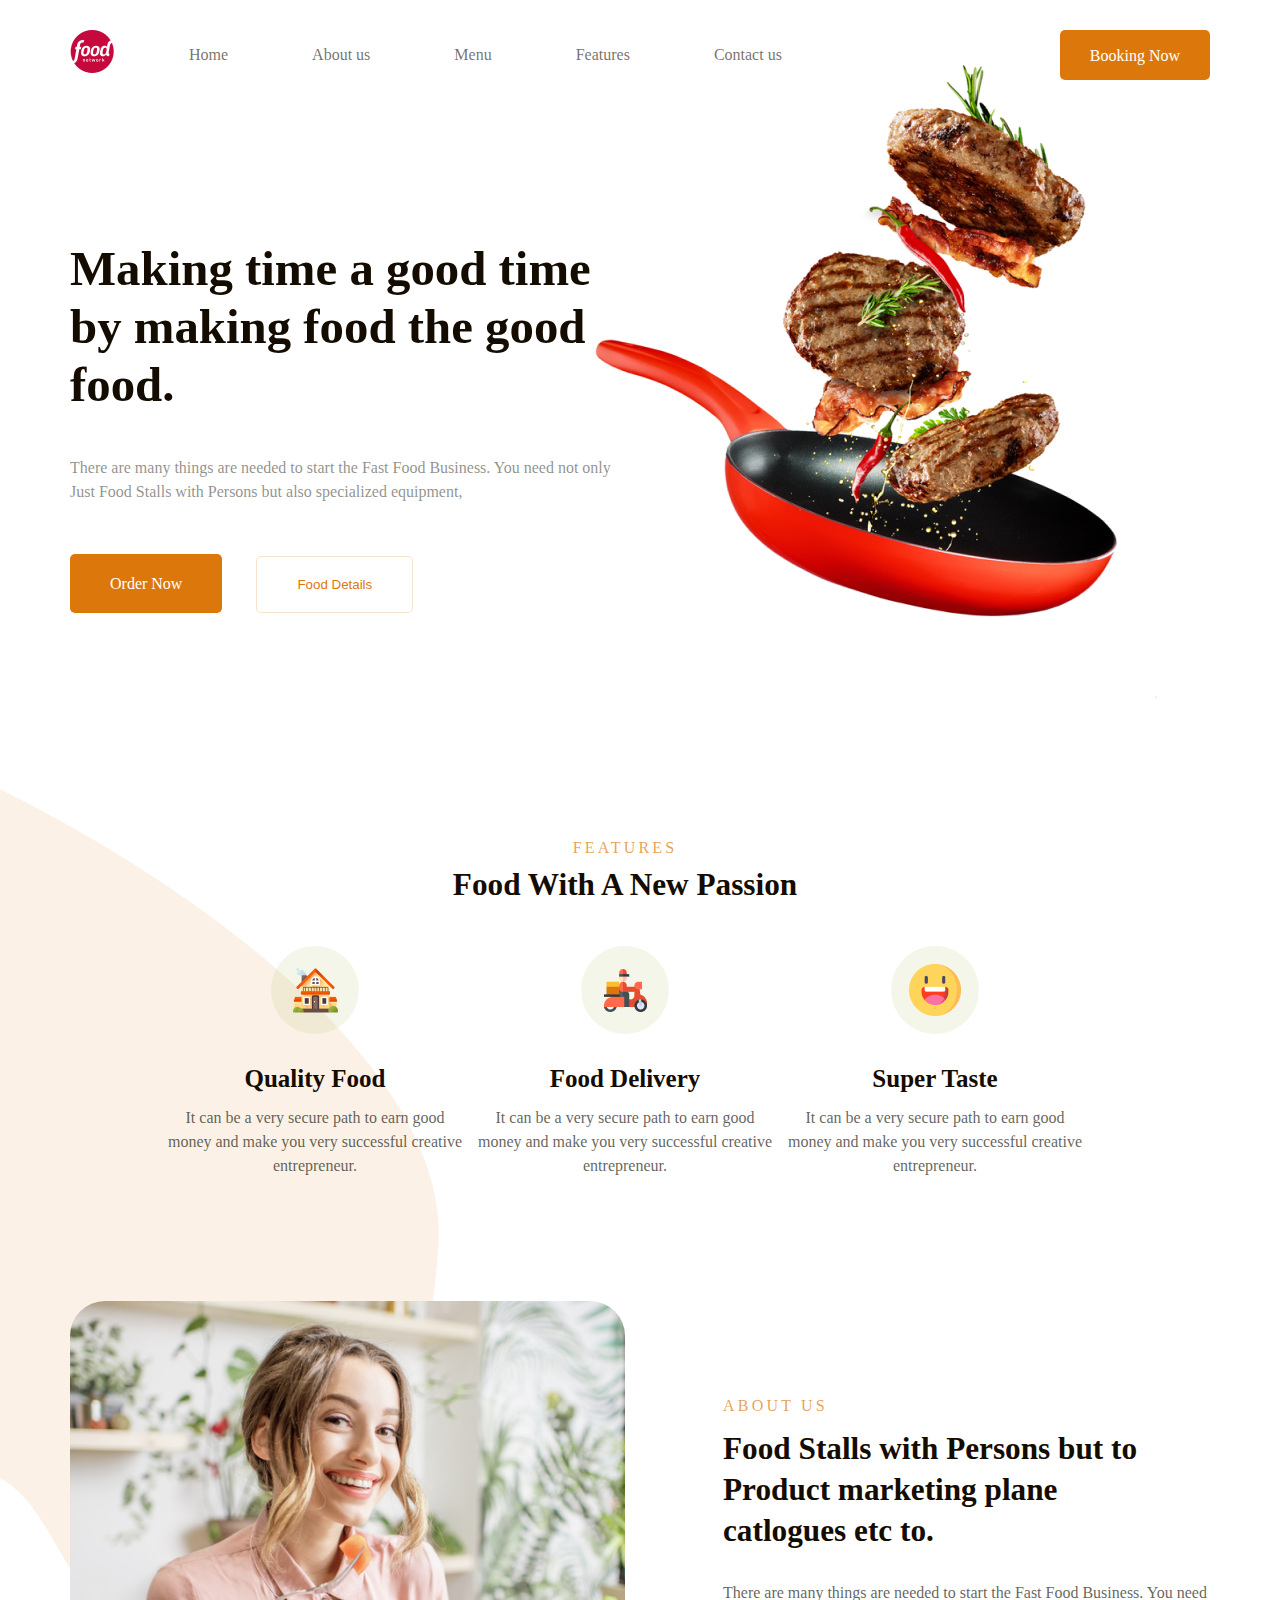
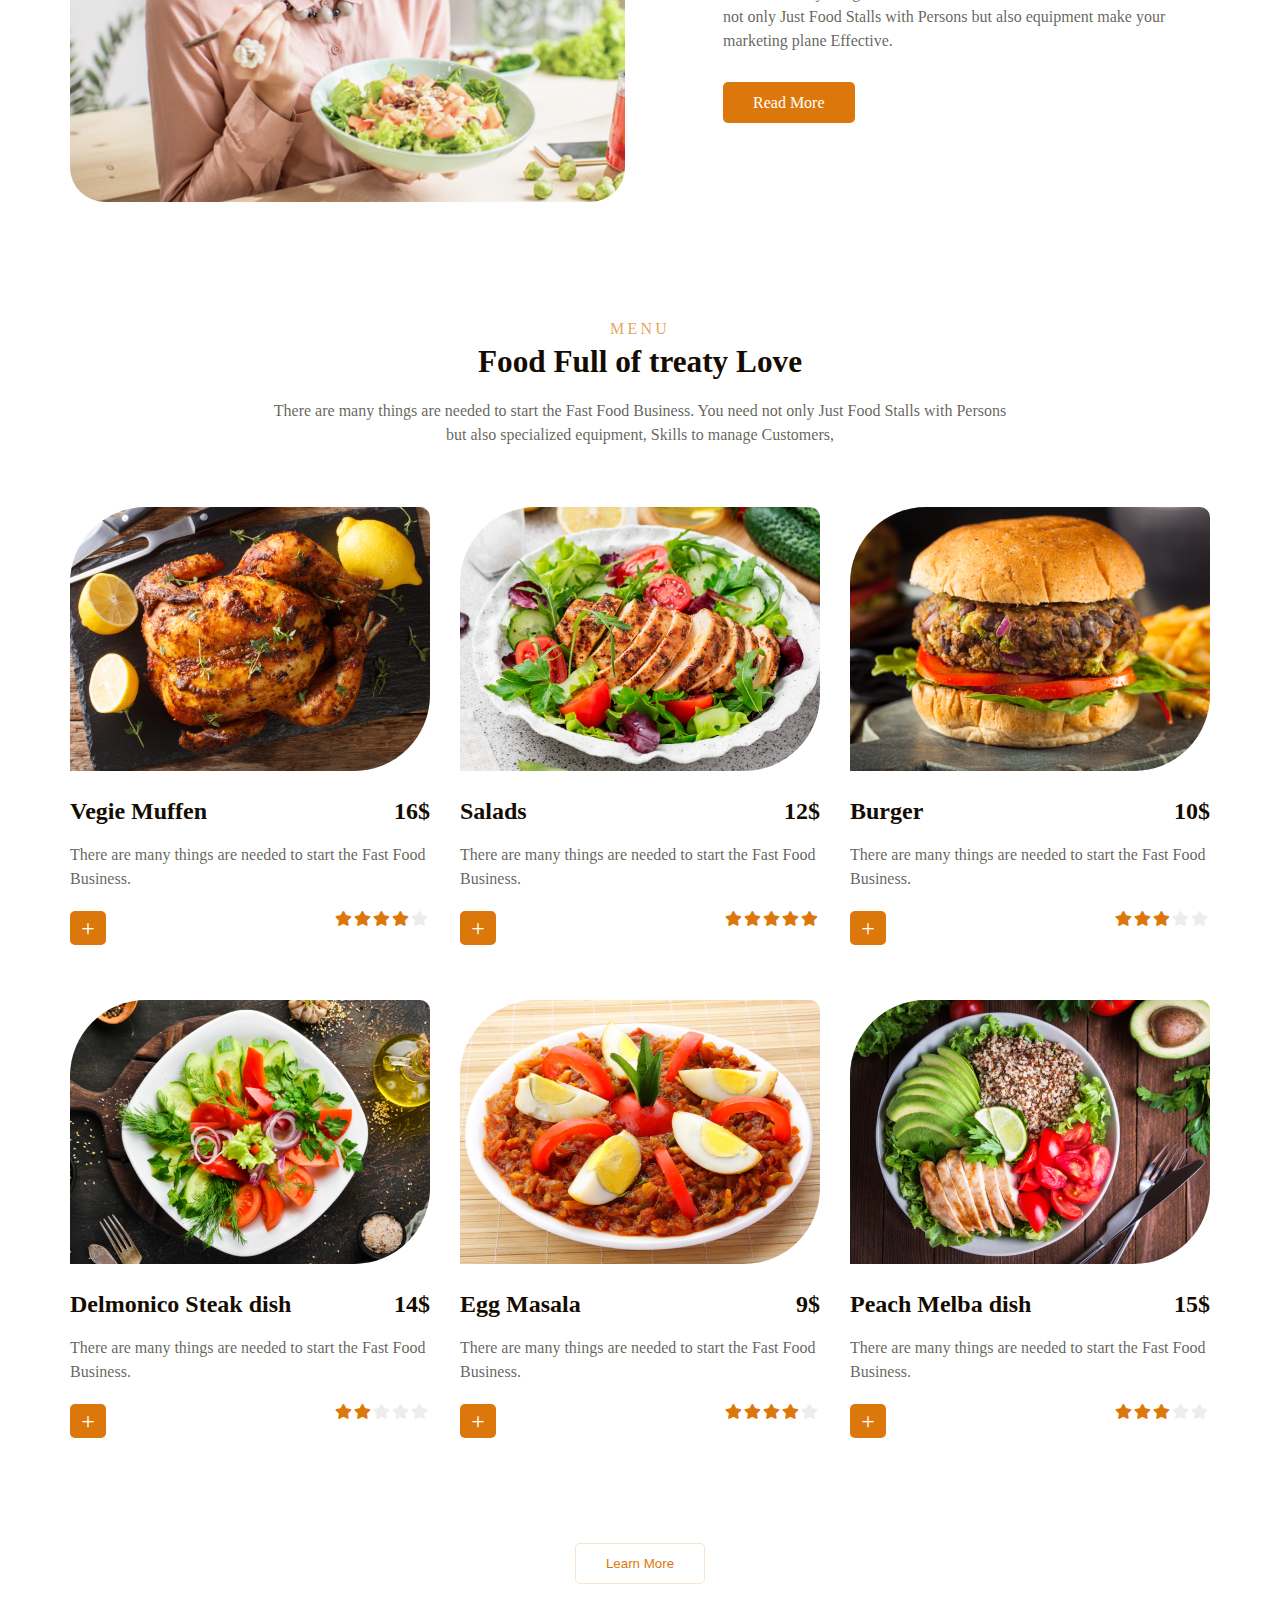
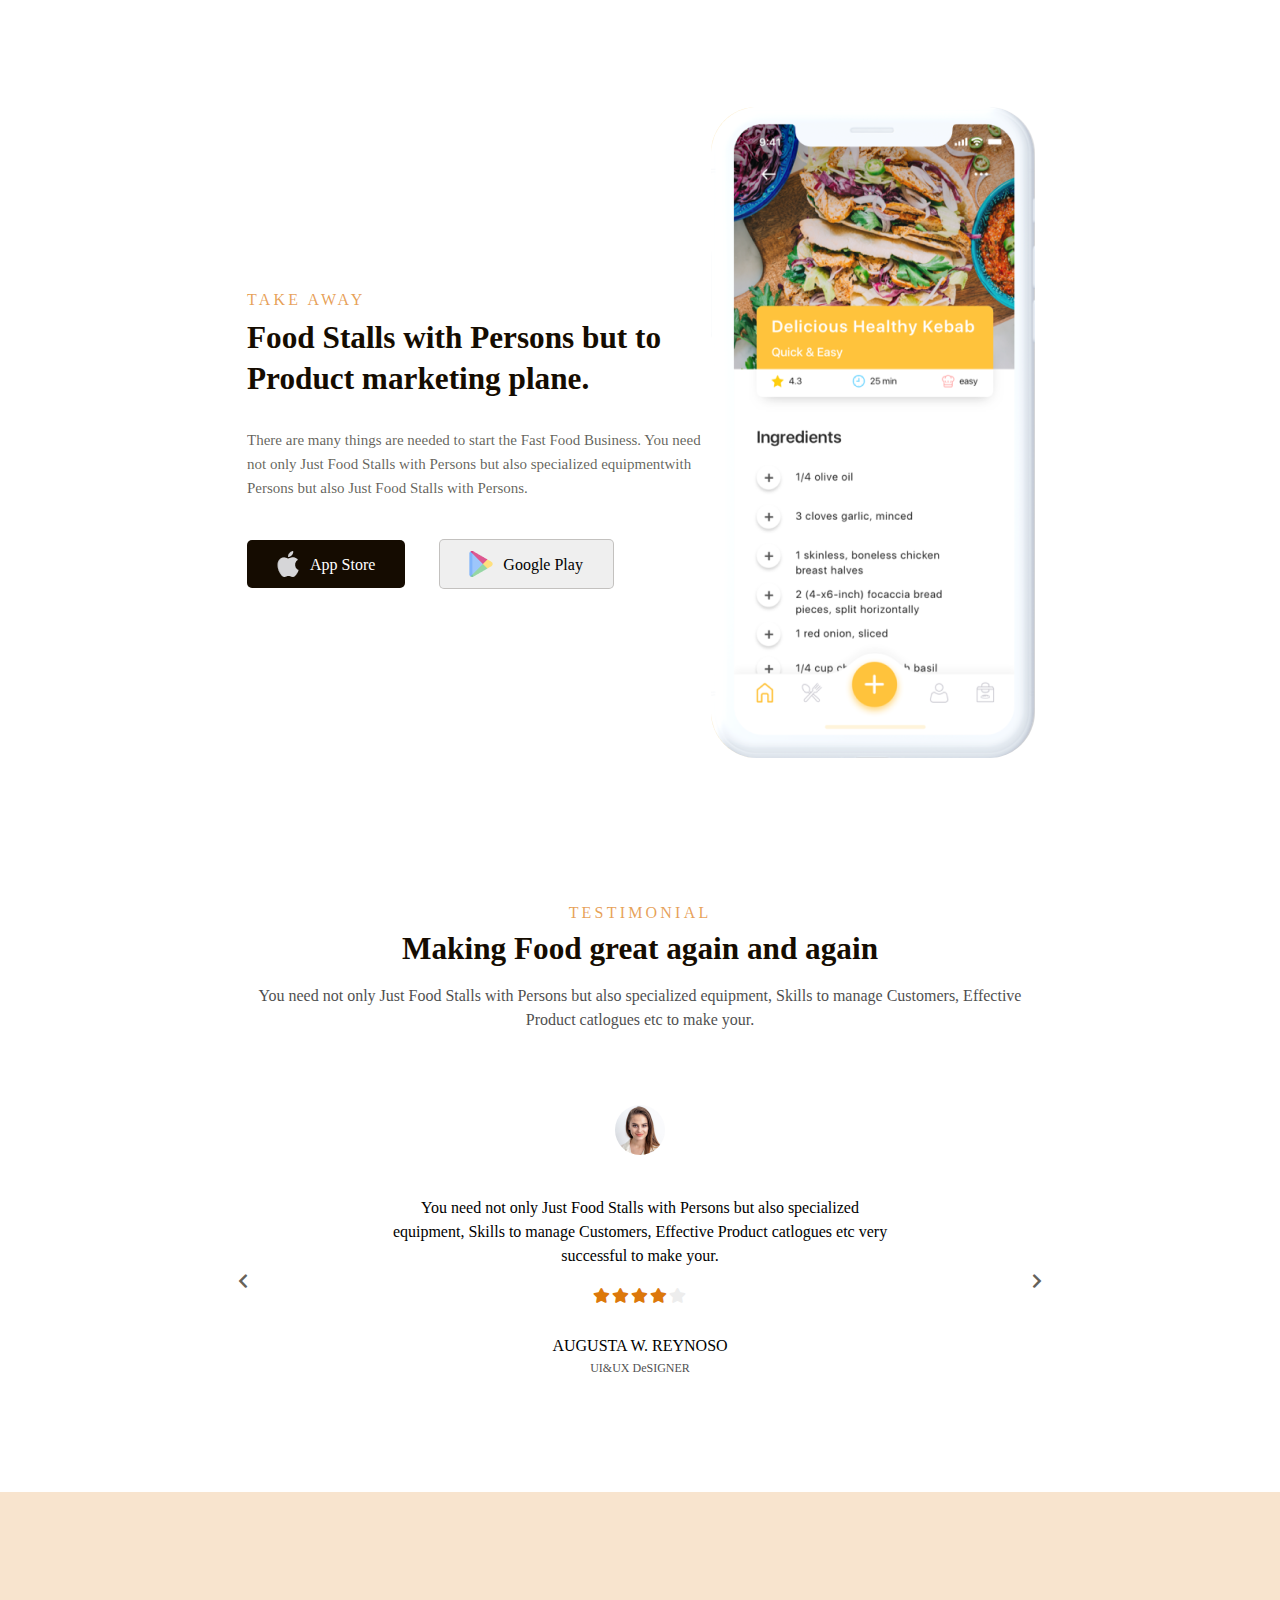
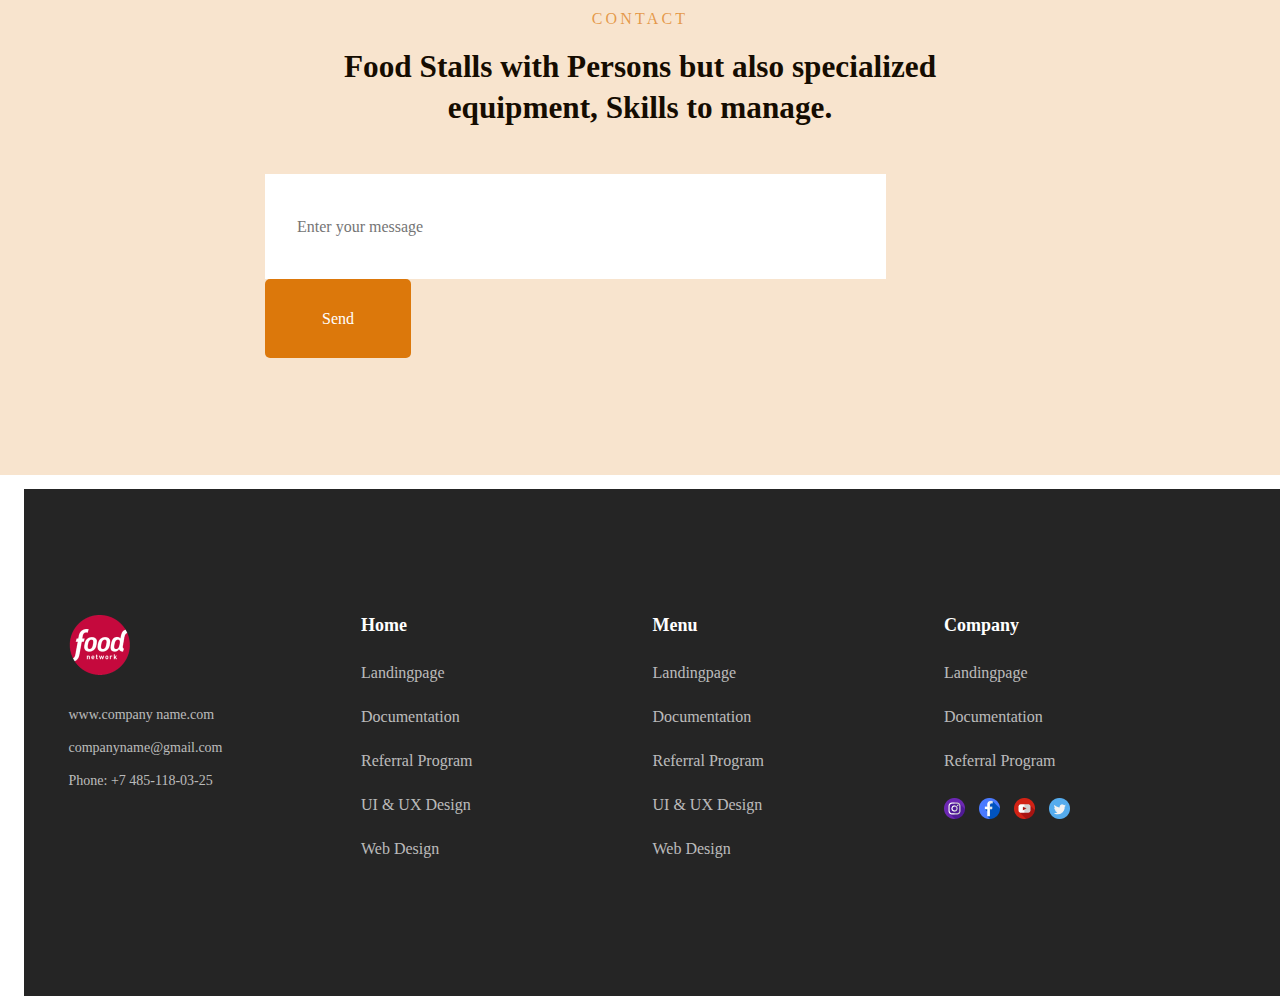
<file: index.html>
<!DOCTYPE html>
<html lang="en">
  <head>
    <meta charset="UTF-8" />
    <meta http-equiv="X-UA-Compatible" content="IE=edge" />
    <meta name="viewport" content="width=device-width, initial-scale=1.0" />
    <title>Healthy Food</title>
    <link rel="stylesheet" href="assets/css/all.css" />
    <link rel="stylesheet" href="style.css" />
    <script src="script.js" defer></script>
  </head>
  <body>
    <header id="home">
      <div class="container">
        <div class="header">
          <a href="index.html">
            <img src="assets/images/logo.png" alt="logo"
          /></a>
          <nav>
            <a href="#home">Home</a>
            <a href="#about-us">About us</a>
            <a href="#menu">Menu</a>
            <a href="#features">Features</a>
            <a href="#contact-us">Contact us</a>
          </nav>
          <button class="btn">Booking Now</button>
        </div>
        <div class="title">
          <h1>Making time a good time by making food the good food.</h1>
          <p>
            There are many things are needed to start the Fast Food Business.
            You need not only Just Food Stalls with Persons but also specialized
            equipment,
          </p>
          <button class="btn">Order Now</button>
          <button class="trns-btn">Food Details</button>
        </div>
      </div>
    </header>
    <main>
      <section class="features" id="features">
        <p class="golden-paragraph">Features</p>
        <h2>Food with a New Passion</h2>
        <div class="features-list">
          <div class="feature-item">
            <div>
              <img src="assets/images/feature-1.png" alt="house" />
            </div>
            <h3>Quality Food</h3>
            <p>
              It can be a very secure path to earn good money and make you very
              successful creative entrepreneur.
            </p>
          </div>
          <div class="feature-item">
            <div>
              <img src="assets/images/feature-2.png" alt="delivery" />
            </div>
            <h3>Food Delivery</h3>
            <p>
              It can be a very secure path to earn good money and make you very
              successful creative entrepreneur.
            </p>
          </div>
          <div class="feature-item">
            <div>
              <img src="assets/images/feature-3.png" alt="smile" />
            </div>
            <h3>Super Taste</h3>
            <p>
              It can be a very secure path to earn good money and make you very
              successful creative entrepreneur.
            </p>
          </div>
        </div>
      </section>
      <section class="about-us container" id="about-us">
        <img src="assets/images/about-us-pic.png" alt="woman with food" />
        <div class="about-us-container">
          <p class="golden-paragraph">About us</p>
          <h2>
            Food Stalls with Persons but to Product marketing plane
            <br />catlogues etc to.
          </h2>
          <p>
            There are many things are needed to start the Fast Food Business.
            You need not only Just Food Stalls with Persons but also equipment
            make your marketing plane Effective.
          </p>
          <button class="btn">Read More</button>
        </div>
      </section>
      <section class="menu container" id="menu">
        <div class="menu-title">
          <p class="golden-paragraph">Menu</p>
          <h2>Food Full of treaty Love</h2>
          <p>
            There are many things are needed to start the Fast Food Business.
            You need not only Just Food Stalls with Persons but also specialized
            equipment, Skills to manage Customers,
          </p>
        </div>
        <div class="menu-list">
          <div class="menu-item">
            <img src="assets/images/dish-1.png" alt="Vegie Muffen" />
            <div class="price-name">
              <h2>Vegie Muffen</h2>
              <h2>16$</h2>
            </div>
            <p>
              There are many things are needed to start the Fast Food Business.
            </p>
            <div class="rating-add-container">
              <button class="btn">+</button>
              <div class="stars">
                <i class="fas fa-star active-star"></i>
                <i class="fas fa-star active-star"></i>
                <i class="fas fa-star active-star"></i>
                <i class="fas fa-star active-star"></i>
                <i class="fas fa-star"></i>
              </div>
            </div>
          </div>
          <div class="menu-item">
            <img src="assets/images/dish-2.png" alt="Salads" />
            <div class="price-name">
              <h2>Salads</h2>
              <h2>12$</h2>
            </div>
            <p>
              There are many things are needed to start the Fast Food Business.
            </p>
            <div class="rating-add-container">
              <button class="btn">+</button>
              <div class="stars">
                <i class="fas fa-star active-star"></i>
                <i class="fas fa-star active-star"></i>
                <i class="fas fa-star active-star"></i>
                <i class="fas fa-star active-star"></i>
                <i class="fas fa-star active-star"></i>
              </div>
            </div>
          </div>
          <div class="menu-item">
            <img src="assets/images/dish-3.png" alt="Burger" />
            <div class="price-name">
              <h2>Burger</h2>
              <h2>10$</h2>
            </div>
            <p>
              There are many things are needed to start the Fast Food Business.
            </p>
            <div class="rating-add-container">
              <button class="btn">+</button>
              <div class="stars">
                <i class="fas fa-star active-star"></i>
                <i class="fas fa-star active-star"></i>
                <i class="fas fa-star active-star"></i>
                <i class="fas fa-star"></i>
                <i class="fas fa-star"></i>
              </div>
            </div>
          </div>
          <div class="menu-item">
            <img src="assets/images/dish-4.png" alt="Delmonico Steak dish" />
            <div class="price-name">
              <h2>Delmonico Steak dish</h2>
              <h2>14$</h2>
            </div>
            <p>
              There are many things are needed to start the Fast Food Business.
            </p>
            <div class="rating-add-container">
              <button class="btn">+</button>
              <div class="stars">
                <i class="fas fa-star active-star"></i>
                <i class="fas fa-star active-star"></i>
                <i class="fas fa-star"></i>
                <i class="fas fa-star"></i>
                <i class="fas fa-star"></i>
              </div>
            </div>
          </div>
          <div class="menu-item">
            <img src="assets/images/dish-5.png" alt="Egg Masala" />
            <div class="price-name">
              <h2>Egg Masala</h2>
              <h2>9$</h2>
            </div>
            <p>
              There are many things are needed to start the Fast Food Business.
            </p>
            <div class="rating-add-container">
              <button class="btn">+</button>
              <div class="stars">
                <i class="fas fa-star active-star"></i>
                <i class="fas fa-star active-star"></i>
                <i class="fas fa-star active-star"></i>
                <i class="fas fa-star active-star"></i>
                <i class="fas fa-star"></i>
              </div>
            </div>
          </div>
          <div class="menu-item">
            <img src="assets/images/dish-6.png" alt="Peach Melba dish" />
            <div class="price-name">
              <h2>Peach Melba dish</h2>
              <h2>15$</h2>
            </div>
            <p>
              There are many things are needed to start the Fast Food Business.
            </p>
            <div class="rating-add-container">
              <button class="btn">+</button>
              <div class="stars">
                <i class="fas fa-star active-star"></i>
                <i class="fas fa-star active-star"></i>
                <i class="fas fa-star active-star"></i>
                <i class="fas fa-star"></i>
                <i class="fas fa-star"></i>
              </div>
            </div>
          </div>
        </div>
        <button class="trns-btn" id="menu-button">Learn More</button>
      </section>
      <section class="take-away">
        <div class="take-away-container">
          <p class="golden-paragraph">Take away</p>
          <h2>
            Food Stalls with Persons but to<br />
            Product marketing plane.
          </h2>
          <p>
            There are many things are needed to start the Fast Food Business.
            You need not only Just Food Stalls with Persons but also specialized
            equipmentwith Persons but also Just Food Stalls with Persons.
          </p>
          <div class="store-links">
            <button class="app-store">
              <img src="assets/images/apple.png" alt="apple" />App Store
            </button>
            <button class="google-play">
              <img src="assets/images/play.png" alt="google" />Google Play
            </button>
          </div>
        </div>
        <img src="assets/images/shot 1.png" alt="phone" />
      </section>
      <section class="testimonial">
        <p class="golden-paragraph">Testimonial</p>
        <h2>Making Food great again and again</h2>
        <p>
          You need not only Just Food Stalls with Persons but also specialized
          equipment, Skills to manage Customers, Effective Product catlogues etc
          to make your.
        </p>
        <img src="assets/images/testimonial-pic.png" alt="woman" />
        <p>
          You need not only Just Food Stalls with Persons but also specialized
          equipment, Skills to manage Customers, Effective Product catlogues etc
          very successful to make your.
        </p>
        <div class="stars">
          <i class="fas fa-star active-star"></i>
          <i class="fas fa-star active-star"></i>
          <i class="fas fa-star active-star"></i>
          <i class="fas fa-star active-star"></i>
          <i class="fas fa-star"></i>
        </div>
        <p>Augusta W. Reynoso</p>
        <p>UI&UX DeSIGNER</p>
        <i class="fas fa-chevron-left"></i>
        <i class="fas fa-chevron-right"></i>
      </section>
      <section class="contact"  id="contact-us">
        <div class="contact-container">
          <div class="golden-paragraph">Contact</div>
          <h2>
            Food Stalls with Persons but also specialized equipment, Skills to
            manage.
          </h2>
          <form action="GET">
            <input type="text" placeholder="Enter your message" />
            <button class="btn">Send</button>
          </form>
        </div>
      </section>
    </main>
    <footer>
      <div class="footer-container">
        <div class="contacts-logo">
          <img src="assets/images/logo-footer.png" alt="logo" />
          <p>www.company name.com</p>
          <p>companyname@gmail.com</p>
          <p>Phone: +7 485-118-03-25</p>
        </div>
        <div class="contact-links">
          <h3>Home</h3>
          <a href="#">Landingpage</a>
          <a href="#">Documentation</a>
          <a href="#">Referral Program</a>
          <a href="#">UI & UX Design</a>
          <a href="#">Web Design</a>
        </div>
        <div class="contact-links">
          <h3>Menu</h3>
          <a href="#">Landingpage</a>
          <a href="#">Documentation</a>
          <a href="#">Referral Program</a>
          <a href="#">UI & UX Design</a>
          <a href="#">Web Design</a>
        </div>
        <div class="contact-links">
          <h3>Company</h3>
          <a href="#">Landingpage</a>
          <a href="#">Documentation</a>
          <a href="#">Referral Program</a>
          <div class="social-media">
            <img src="assets/images/soc-inst.png" alt="instagram" />
            <img src="assets/images/soc-fb.png" alt="facebook" />
            <img src="assets/images/soc-youtube.png" alt="youtube" />
            <img src="assets/images/soc-twitter.png" alt="twitter" />
          </div>
        </div>
      </div>
    </footer>
  </body>
</html>
</file>
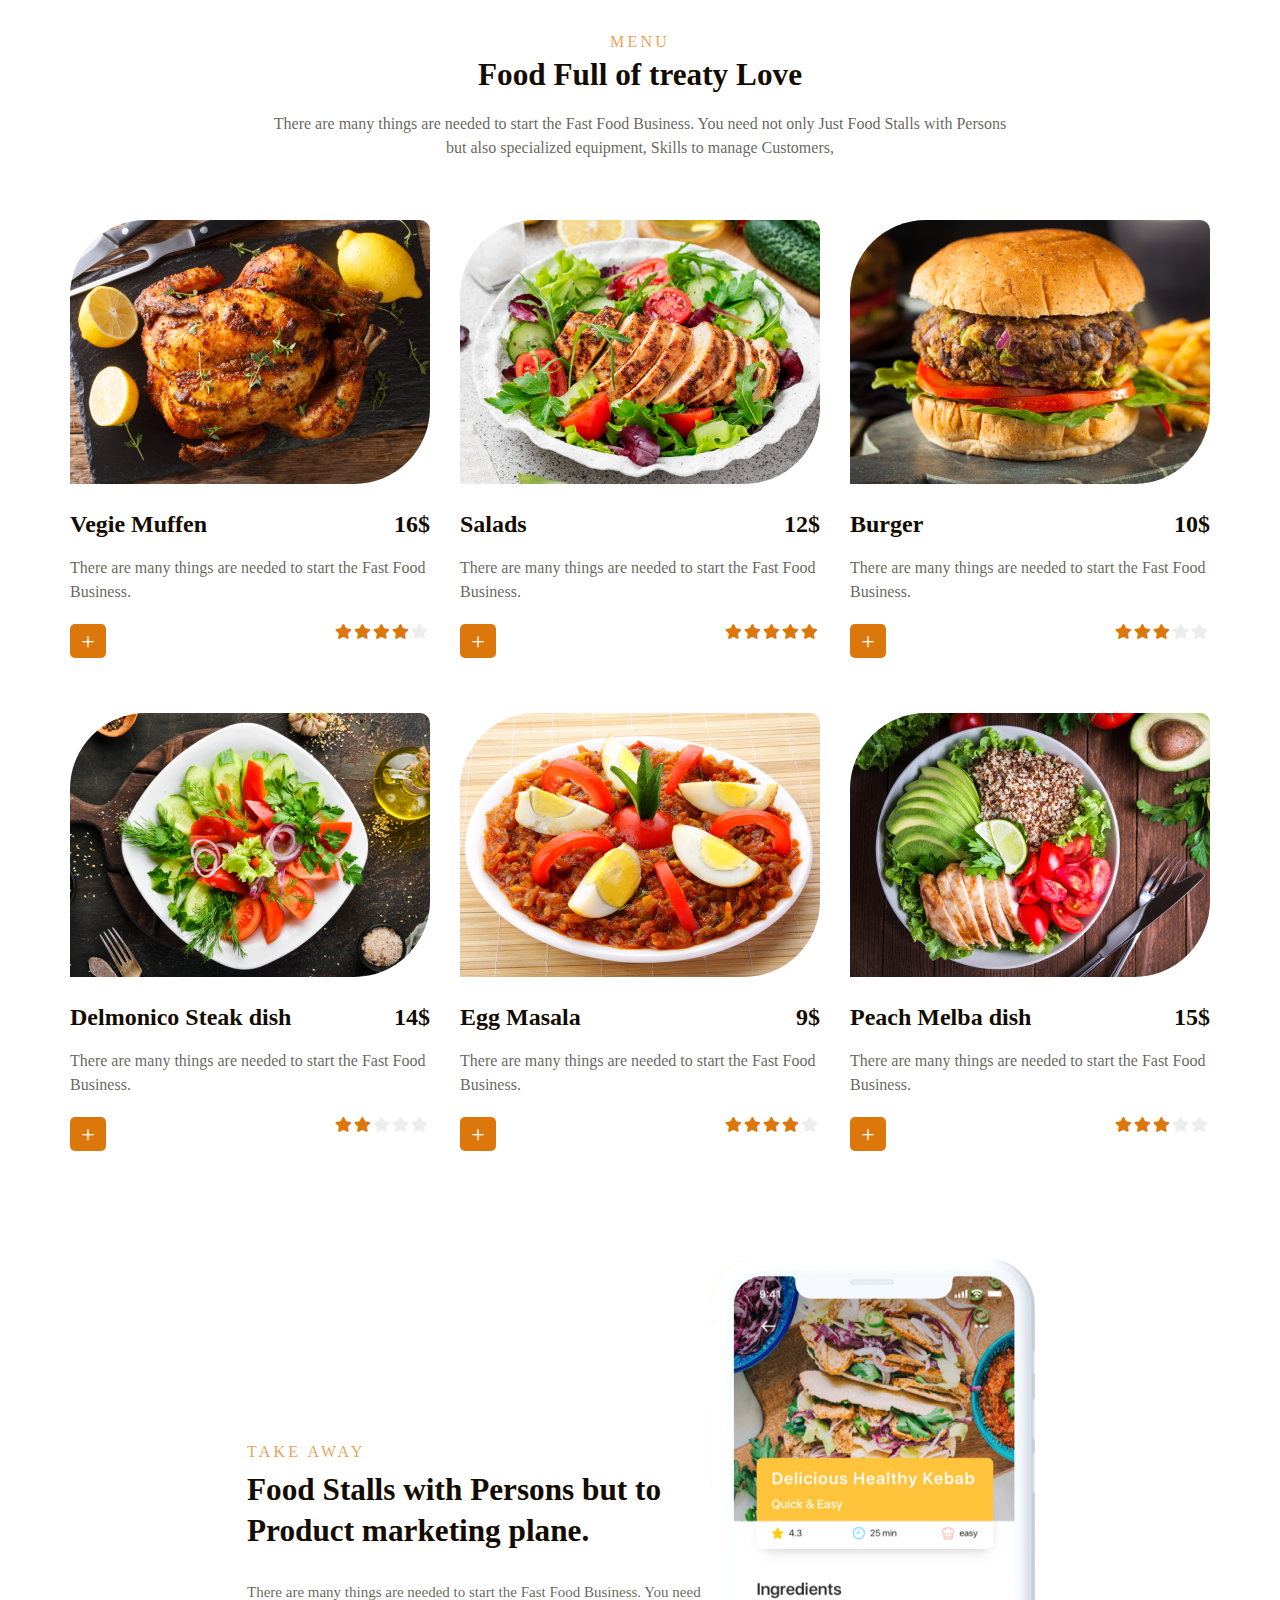
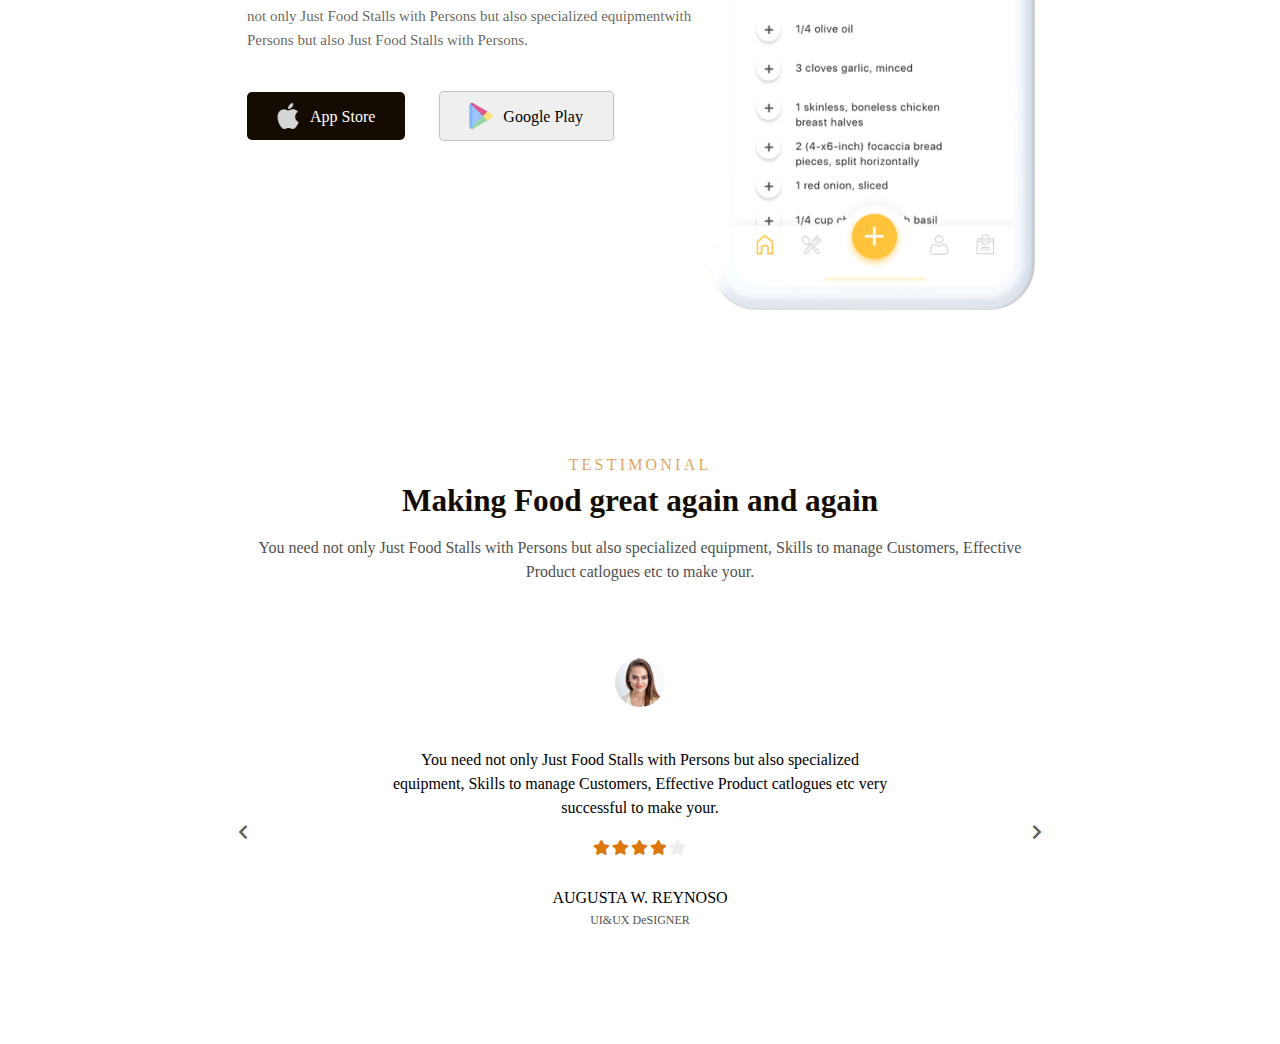
<file: page-menu.html>
<!DOCTYPE html>
<html lang="en">
<head>
    <meta charset="UTF-8">
    <meta http-equiv="X-UA-Compatible" content="IE=edge">
    <meta name="viewport" content="width=device-width, initial-scale=1.0">
    <title>Menu</title>
    <link rel="stylesheet" href="assets/css/all.css" />
    <link rel="stylesheet" href="style.css" />
</head>
<body>
    <section class="menu container" id="menu">
        <div class="menu-title">
          <p class="golden-paragraph">Menu</p>
          <h2>Food Full of treaty Love</h2>
          <p>
            There are many things are needed to start the Fast Food Business.
            You need not only Just Food Stalls with Persons but also specialized
            equipment, Skills to manage Customers,
          </p>
        </div>
        <div class="menu-list">
          <div class="menu-item">
            <img src="assets/images/dish-1.png" alt="Vegie Muffen" />
            <div class="price-name">
              <h2>Vegie Muffen</h2>
              <h2>16$</h2>
            </div>
            <p>
              There are many things are needed to start the Fast Food Business.
            </p>
            <div class="rating-add-container">
              <button class="btn">+</button>
              <div class="stars">
                <i class="fas fa-star active-star"></i>
                <i class="fas fa-star active-star"></i>
                <i class="fas fa-star active-star"></i>
                <i class="fas fa-star active-star"></i>
                <i class="fas fa-star"></i>
              </div>
            </div>
          </div>
          <div class="menu-item">
            <img src="assets/images/dish-2.png" alt="Salads" />
            <div class="price-name">
              <h2>Salads</h2>
              <h2>12$</h2>
            </div>
            <p>
              There are many things are needed to start the Fast Food Business.
            </p>
            <div class="rating-add-container">
              <button class="btn">+</button>
              <div class="stars">
                <i class="fas fa-star active-star"></i>
                <i class="fas fa-star active-star"></i>
                <i class="fas fa-star active-star"></i>
                <i class="fas fa-star active-star"></i>
                <i class="fas fa-star active-star"></i>
              </div>
            </div>
          </div>
          <div class="menu-item">
            <img src="assets/images/dish-3.png" alt="Burger" />
            <div class="price-name">
              <h2>Burger</h2>
              <h2>10$</h2>
            </div>
            <p>
              There are many things are needed to start the Fast Food Business.
            </p>
            <div class="rating-add-container">
              <button class="btn">+</button>
              <div class="stars">
                <i class="fas fa-star active-star"></i>
                <i class="fas fa-star active-star"></i>
                <i class="fas fa-star active-star"></i>
                <i class="fas fa-star"></i>
                <i class="fas fa-star"></i>
              </div>
            </div>
          </div>
          <div class="menu-item">
            <img src="assets/images/dish-4.png" alt="Delmonico Steak dish" />
            <div class="price-name">
              <h2>Delmonico Steak dish</h2>
              <h2>14$</h2>
            </div>
            <p>
              There are many things are needed to start the Fast Food Business.
            </p>
            <div class="rating-add-container">
              <button class="btn">+</button>
              <div class="stars">
                <i class="fas fa-star active-star"></i>
                <i class="fas fa-star active-star"></i>
                <i class="fas fa-star"></i>
                <i class="fas fa-star"></i>
                <i class="fas fa-star"></i>
              </div>
            </div>
          </div>
          <div class="menu-item">
            <img src="assets/images/dish-5.png" alt="Egg Masala" />
            <div class="price-name">
              <h2>Egg Masala</h2>
              <h2>9$</h2>
            </div>
            <p>
              There are many things are needed to start the Fast Food Business.
            </p>
            <div class="rating-add-container">
              <button class="btn">+</button>
              <div class="stars">
                <i class="fas fa-star active-star"></i>
                <i class="fas fa-star active-star"></i>
                <i class="fas fa-star active-star"></i>
                <i class="fas fa-star active-star"></i>
                <i class="fas fa-star"></i>
              </div>
            </div>
          </div>
          <div class="menu-item">
            <img src="assets/images/dish-6.png" alt="Peach Melba dish" />
            <div class="price-name">
              <h2>Peach Melba dish</h2>
              <h2>15$</h2>
            </div>
            <p>
              There are many things are needed to start the Fast Food Business.
            </p>
            <div class="rating-add-container">
              <button class="btn">+</button>
              <div class="stars">
                <i class="fas fa-star active-star"></i>
                <i class="fas fa-star active-star"></i>
                <i class="fas fa-star active-star"></i>
                <i class="fas fa-star"></i>
                <i class="fas fa-star"></i>
              </div>
            </div>
          </div>
        </div>
      </section>
      <section class="take-away">
        <div class="take-away-container">
          <p class="golden-paragraph">Take away</p>
          <h2>
            Food Stalls with Persons but to<br />
            Product marketing plane.
          </h2>
          <p>
            There are many things are needed to start the Fast Food Business.
            You need not only Just Food Stalls with Persons but also specialized
            equipmentwith Persons but also Just Food Stalls with Persons.
          </p>
          <div class="store-links">
            <button class="app-store">
              <img src="assets/images/apple.png" alt="apple" />App Store
            </button>
            <button class="google-play">
              <img src="assets/images/play.png" alt="google" />Google Play
            </button>
          </div>
        </div>
        <img src="assets/images/shot 1.png" alt="phone" />
      </section>
      <section class="testimonial">
        <p class="golden-paragraph">Testimonial</p>
        <h2>Making Food great again and again</h2>
        <p>
          You need not only Just Food Stalls with Persons but also specialized
          equipment, Skills to manage Customers, Effective Product catlogues etc
          to make your.
        </p>
        <img src="assets/images/testimonial-pic.png" alt="woman" />
        <p>
          You need not only Just Food Stalls with Persons but also specialized
          equipment, Skills to manage Customers, Effective Product catlogues etc
          very successful to make your.
        </p>
        <div class="stars">
          <i class="fas fa-star active-star"></i>
          <i class="fas fa-star active-star"></i>
          <i class="fas fa-star active-star"></i>
          <i class="fas fa-star active-star"></i>
          <i class="fas fa-star"></i>
        </div>
        <p>Augusta W. Reynoso</p>
        <p>UI&UX DeSIGNER</p>
        <i class="fas fa-chevron-left"></i>
        <i class="fas fa-chevron-right"></i>
      </section>
</body>
</html>
</file>
<file: style.css>
* {
  margin: 0;
  box-sizing: border-box;
}

body {
  max-width: 1440px;
  padding-top: 30px;
  font-family: "Roboto";
  font-style: normal;
  font-weight: normal;
  font-size: 16px;
  line-height: 24px;
  color: rgba(34, 26, 15, 0.7);
  margin: 0 auto;
}

h1,
h2,
h3 {
  font-family: Philosopher;
  font-style: normal;
  font-weight: bold;
  color: #150c01;
  cursor: default;
}

p {
  cursor: default;
}

header {
  background-image: url("assets/images/header-bg.png");
  background-repeat: no-repeat;
  background-position: top 0px right -30px;
  padding-bottom: 116px;
  background-size: 801px;
}

.container {
  max-width: 1140px;
  margin: 0 auto;
}

.golden-paragraph {
  text-align: center;
  letter-spacing: 0.2em;
  font-style: normal;
  font-weight: 500;
  text-transform: uppercase;
  color: rgb(220, 120, 11, 0.7) !important;
}

a {
  text-decoration: none;
  color: #150c01;
}

.header {
  display: flex;
  justify-content: space-between;
  position: relative;
  margin-bottom: 160px;
}

.header > nav {
  padding: 13px 0px 14px 0px;
  position: absolute;
  left: 79px;
}

.header > a > img:hover {
    transition: .3s;
    cursor: pointer;
    transform: scale(1.2);
}

.header > nav > a {
  margin: 0px 40px;
  line-height: 24px;
  color: rgb(21, 12, 1, 0.6);
}

.header > nav > a:hover {
  color: rgb(21, 12, 1, 1);
}

button {
  cursor: pointer;
}

.btn {
  font-family: Roboto;
  font-style: normal;
  font-weight: 500;
  font-size: 16px;
  line-height: 19px;
  color: #fff;
  border-radius: 5px;
  border: none;
  background: rgba(220, 120, 11, 1);
}

.btn:hover {
  background: rgb(255, 133, 3);
}

.header > button {
  padding: 14px 30px;
}

.title h1 {
  max-width: 555px;
  font-size: 48.83px;
  line-height: 58px;
  margin-bottom: 42px;
}

.title > p {
  max-width: 555px;
  font-size: 16px;
  line-height: 24px;
  opacity: 0.7;
  margin-bottom: 50px;
}

.trns-btn {
  border: 1px solid rgba(220, 120, 11, 0.2);
  border-radius: 5px;
  background: #fff;
  color: rgba(220, 120, 11, 1);
}

.title > button {
  padding: 20px 40px;
  margin-right: 30px;
}

main {
  background: url(assets/images/main-bg.png);
  background-repeat: no-repeat;
}

.features {
  display: flex;
  flex-direction: column;
  align-items: center;
  padding: 107.15px 195px 122.73px 165px;
}

.features .golden-paragraph {
  margin-bottom: 7px;
}

.features > h2 {
  font-size: 31.25px;
  line-height: 35px;
  text-transform: capitalize;
  margin-bottom: 44px;
}

.features-list {
  display: flex;
  width: 100%;
  justify-content: space-between;
}

.features-list .feature-item {
  display: flex;
  flex-direction: column;
  align-items: center;
  max-width: 300px;
}

.feature-item > div {
  width: 88px;
  height: 88px;
  background: rgba(143, 166, 50, 0.1);
  border-radius: 50%;
  display: flex;
  align-items: center;
  justify-content: center;
  margin-bottom: 33px;
}

.feature-item > h3 {
  font-size: 25px;
  line-height: 24px;
  margin-bottom: 15px;
}

.feature-item > p {
  text-align: center;
}

.about-us {
  display: flex;
  margin-bottom: 115.27px;
}

.about-us > img {
  max-width: 555px;
  margin-right: 98px;
  border-radius: 35px;
}

.about-us-container {
  display: flex;
  flex-direction: column;
  align-items: flex-start;
  margin-top: 93px;
}

.about-us-container > .golden-paragraph {
  text-align: start;
  margin-bottom: 10px;
}

.about-us-container > h2 {
  max-width: 487px;
  font-size: 31.25px;
  line-height: 41px;
  margin-bottom: 30px;
}

.about-us-container > p:last-of-type {
  margin-bottom: 29px;
}

.about-us-container > .btn {
  padding: 11px 30px;
}

.menu {
  display: flex;
  flex-direction: column;
  align-items: center;
}

.menu-title {
  display: flex;
  flex-direction: column;
  align-items: center;
}

.menu-title > .golden-paragraph {
  margin-bottom: 9px;
}

.menu-title > h2 {
  font-size: 31.25px;
  line-height: 24px;
  margin-bottom: 25px;
}

.menu-title > p:last-of-type {
  max-width: 748px;
  text-align: center;
  margin-bottom: 60px;
}

.menu-list {
  display: flex;
  justify-content: space-between;
  flex-wrap: wrap;
  margin-bottom: 50px;
}

.menu-item {
  max-width: 360px;
  margin-bottom: 30px;
}

.menu-item > img {
  margin-bottom: 21px;
  border-radius: 76px 10px 76px 0px;
  transition: 0.3s;
  cursor: pointer;
}

.menu-item > img:hover {
  border-radius: 5px;
  transform: scale(1.02);
}

.menu-item > .price-name {
  display: flex;
  justify-content: space-between;
  margin-bottom: 20px;
}

.menu-item > p {
  margin-bottom: 20px;
}

.rating-add-container {
  display: flex;
  justify-content: space-between;
  align-items: flex-start;
  margin-bottom: 25px;
}

.stars {
  display: flex;
}

.stars > i {
  margin-right: 2px;
  font-size: 15px;
  color: rgba(237, 237, 237, 1);
}

i.active-star {
  color: rgba(220, 120, 11, 1);
}

.rating-add-container > button {
  max-width: 36px;
  max-height: 34px;
  padding: 11px 12px;
  font-size: 24px;
  display: flex;
  align-items: center;
  justify-content: center;
}

.menu > button {
  padding: 12px 30px;
  margin-bottom: 120px;
}

.take-away {
  display: flex;
  justify-content: space-between;
  padding: 3px 244.86px 3px 247px;
}

.take-away-container {
  max-width: 555px;
  display: flex;
  flex-direction: column;
  align-items: flex-start;
  margin-top: 181px;
}

.take-away-container > .golden-paragraph {
  margin-bottom: 5px;
}

.take-away-container > h2 {
  font-size: 31.25px;
  line-height: 41px;
  margin-bottom: 29px;
}

.take-away-container > p:last-of-type {
  margin-bottom: 39px;
  font-size: 15px;
  line-height: 24px;
}

.take-away > img {
  border-radius: 46px;
}

.store-links button {
  font-family: Roboto;
  font-weight: 500;
  font-size: 16px;
  line-height: 19px;
  padding: 15px 30px 14px 63px;
  font-weight: 500;
  position: relative;
}

.store-links button > img {
  position: absolute;
  top: 11px;
  left: 28px;
}

.app-store {
  background: #150c01;
  border-radius: 5px;
  border: none;
  color: #fff;
  margin-right: 30px;
}

.google-play {
  border: 1.5px solid rgb(21, 12, 1, 0.2);
  border-radius: 5px;
}

.testimonial {
  padding: 140px 0px 117px 0px;
  display: flex;
  flex-direction: column;
  align-items: center;
  position: relative;
  max-width: 804px;
  margin: 0 auto;
}

.testimonial > p {
  text-align: center;
  color: #000000;
}

.testimonial > .golden-paragraph {
  margin-bottom: 12px;
}

.testimonial > h2 {
  font-size: 31.25px;
  line-height: 24px;
  margin-bottom: 23px;
}

.testimonial > h2 + p {
  margin-bottom: 73px;
  opacity: 0.7;
}

.testimonial > img {
  border-radius: 50%;
  margin-bottom: 41px;
}

.testimonial > img + p {
  max-width: 506px;
  margin-bottom: 20.3px;
}

.testimonial > .stars {
  margin-bottom: 32.3px;
}

.testimonial > .stars + p {
  line-height: 19px;
  text-transform: uppercase;
  margin-bottom: 6px;
}

.testimonial > p:last-of-type {
  font-size: 12px;
  line-height: 14px;
  opacity: 0.7;
}

.testimonial > i {
  position: absolute;
  cursor: pointer;
}

.fa-chevron-left {
  left: 0px;
  top: 70%;
}

.fa-chevron-right {
  right: 0px;
  top: 70%;
}

.contact {
  background: rgb(220, 120, 11, 0.2);
  padding: 115px 0px 117px 0px;
  margin-bottom: 14px;
}

.contact-container {
  max-width: 750px;
  margin: 0 auto;
  display: flex;
  flex-direction: column;
  align-items: center;
}

.contact-container > .golden-paragraph {
  margin-bottom: 15px;
}

.contact-container > h2 {
  font-weight: bold;
  font-size: 31.25px;
  line-height: 41px;
  text-align: center;
  margin-bottom: 46px;
}

form {
  width: 100%;
  display: flex;
  flex-wrap: wrap;
}

form > button {
  font-size: 18px;
  line-height: 41px;
  padding: 30px 57px;
}

form > input {
  padding: 32px 389px 32px 32px;
  font-family: Roboto;
  font-style: normal;
  font-weight: normal;
  font-size: 16px;
  line-height: 41px;
  border: none;
  outline: none;
}

footer {
  background: rgba(37, 37, 37, 1);
  margin-left: 24px;
  padding: 126px 0px 115px 0px;
}

footer a,
footer p {
  color: rgb(255, 255, 255, 0.7);
}

footer a:hover,
footer p:hover {
  color: rgb(255, 255, 255);
}

.footer-container {
  max-width: 1167px;
  margin: 0 auto;
  display: flex;
}

.contacts-logo {
  max-width: 262px;
  width: 100%;
  margin-right: 31px;
}

.contacts-logo > img {
  margin-bottom: 25px;
}

.contacts-logo > p {
  margin-bottom: 17px;
  font-weight: 300;
  font-size: 14px;
  line-height: 16px;
}

.contact-links {
  max-width: 262px;
  width: 100%;
  display: flex;
  margin-right: 30px;
  flex-direction: column;
}

.contact-links h3 {
  margin-bottom: 26px;
  font-size: 18px;
  line-height: 20px;
  color: #ffffff;
}

.contact-links a {
  margin-bottom: 20px;
}

.social-media {
  margin-top: 5px;
}

.social-media > img {
  margin-right: 10px;
}
</file>
